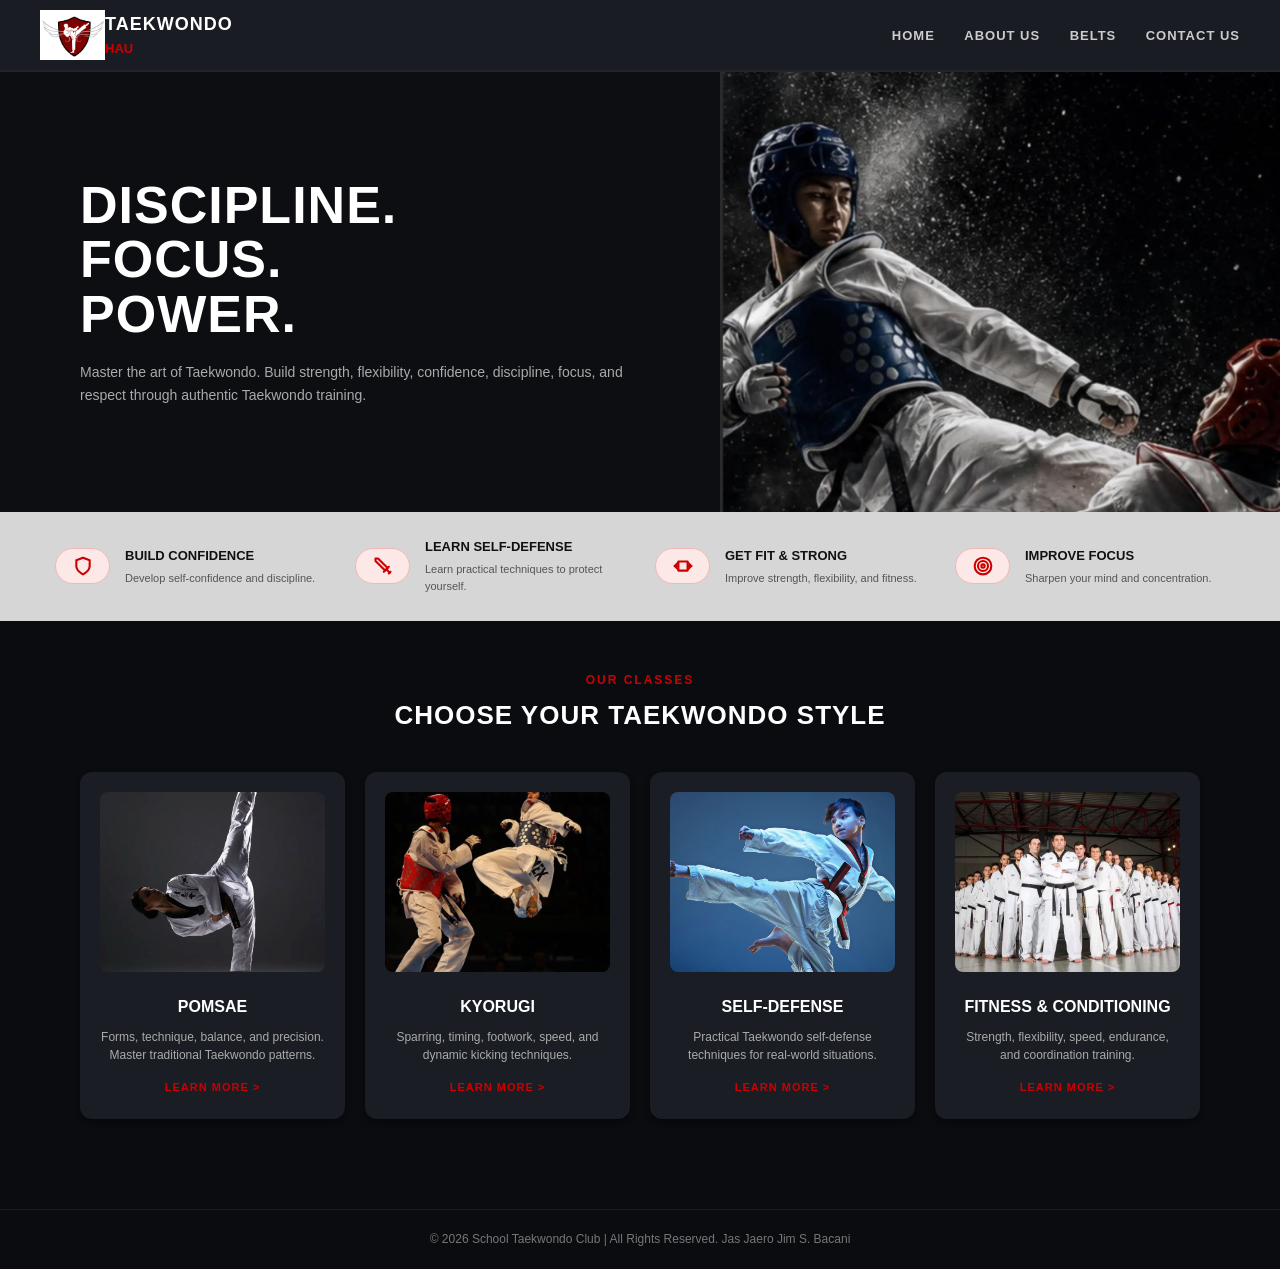
<file: index.html>
<!DOCTYPE html>
<html lang="en">
<head>
    <meta charset="UTF-8">
    <meta name="viewport" content="width=device-width, initial-scale=1.0">
    <title>Taekwondo Club - Home</title>
    <link rel="stylesheet" href="style.css">
</head>
<body>

    <header>
    <div class="logo-container">
        <img src="img/logo.png" alt="Taekwondo Logo" class="logo">
    </div>
    <div class="nav-bar">
        <div class="header-title">
            <h1>TAEKWONDO</h1>
            <span>HAU</span>
        </div>
        <nav>
            <a href="index.html">HOME</a>
            <a href="about.html">ABOUT US</a>
            <a href="belts.html">BELTS</a>
            <a href="contact.html">CONTACT US</a>
        </nav>
    </div>
</header>

    <main class="home-main">
        <section class="hero-section">
            <div class="hero-text">
                <h2>DISCIPLINE.<br>FOCUS.<br>POWER.</h2>
                <p>Master the art of Taekwondo. Build strength, flexibility, confidence, discipline, focus, and respect through authentic Taekwondo training.</p>
            </div>
            <div class="hero-image">
                <img src="img/HERO3.png" alt="Taekwondo Fighter">
            </div>
        </section>

        <section class="features-bar">
            <div class="feature-item">
                <div class="feature-badge">
                    <svg width="20" height="20" viewBox="0 0 24 24" fill="none" stroke="#cc0000" stroke-width="2.5" stroke-linecap="round" stroke-linejoin="round"><path d="M12 22s8-4 8-10V5l-8-3-8 3v7c0 6 8 10 8 10z"></path></svg>
                </div>
                <div class="feature-content">
                    <strong>BUILD CONFIDENCE</strong>
                    <p>Develop self-confidence and discipline.</p>
                </div>
            </div>
            <div class="feature-item">
                <div class="feature-badge">
                    <svg width="20" height="20" viewBox="0 0 24 24" fill="none" stroke="#cc0000" stroke-width="2.5" stroke-linecap="round" stroke-linejoin="round"><path d="M14.5 17.5L3 6V3h3l11.5 11.5"></path><path d="M13 19l6-6"></path><path d="M16 16l4 4"></path><path d="M19 21l2-2"></path></svg>
                </div>
                <div class="feature-content">
                    <strong>LEARN SELF-DEFENSE</strong>
                    <p>Learn practical techniques to protect yourself.</p>
                </div>
            </div>
            <div class="feature-item">
                <div class="feature-badge">
                    <svg width="20" height="20" viewBox="0 0 24 24" fill="none" stroke="#cc0000" stroke-width="2.5" stroke-linecap="round" stroke-linejoin="round"><path d="M6.5 6.5h11v11h-11z"></path><path d="M2 12h4"></path><path d="M18 12h4"></path><path d="M6 8L2 12l4 4"></path><path d="M18 8l4 4-4 4"></path></svg>
                </div>
                <div class="feature-content">
                    <strong>GET FIT & STRONG</strong>
                    <p>Improve strength, flexibility, and fitness.</p>
                </div>
            </div>
            <div class="feature-item">
                <div class="feature-badge">
                    <svg width="20" height="20" viewBox="0 0 24 24" fill="none" stroke="#cc0000" stroke-width="2.5" stroke-linecap="round" stroke-linejoin="round"><circle cx="12" cy="12" r="10"></circle><circle cx="12" cy="12" r="6"></circle><circle cx="12" cy="12" r="2"></circle></svg>
                </div>
                <div class="feature-content">
                    <strong>IMPROVE FOCUS</strong>
                    <p>Sharpen your mind and concentration.</p>
                </div>
            </div>
        </section>

        <section class="classes-section">
            <p class="subtitle">OUR CLASSES</p>
            <h2>CHOOSE YOUR TAEKWONDO STYLE</h2>
            
            <div class="grid-container">
                <div class="card">
                    <img src="img/pomsae.jpg" alt="Pomsae">
                    <h3>POMSAE</h3>
                    <p>Forms, technique, balance, and precision. Master traditional Taekwondo patterns.</p>
                    <a href="taekwondostyle.html">LEARN MORE &gt;</a>
                </div>

                <div class="card">
                    <img src="img/kyorugi.jpg" alt="Kyorugi">
                    <h3>KYORUGI</h3>
                    <p>Sparring, timing, footwork, speed, and dynamic kicking techniques.</p>
                    <a href="taekwondostyle.html">LEARN MORE &gt;</a>
                </div>

                <div class="card">
                    <img src="img/self defense.jpg" alt="Self Defense">
                    <h3>SELF-DEFENSE</h3>
                    <p>Practical Taekwondo self-defense techniques for real-world situations.</p>
                    <a href="taekwondostyle.html">LEARN MORE &gt;</a>
                </div>

                <div class="card">
                    <img src="img/teams.jpg" alt="Fitness">
                    <h3>FITNESS & CONDITIONING</h3>
                    <p>Strength, flexibility, speed, endurance, and coordination training.</p>
                    <a href="taekwondostyle.html">LEARN MORE &gt;</a>
                </div>
            </div>
        </section>
    </main>

    <footer>
        <p>&copy; 2026 School Taekwondo Club | All Rights Reserved. Jas Jaero Jim S. Bacani</p>
    </footer>

</body>
</html>
</file>
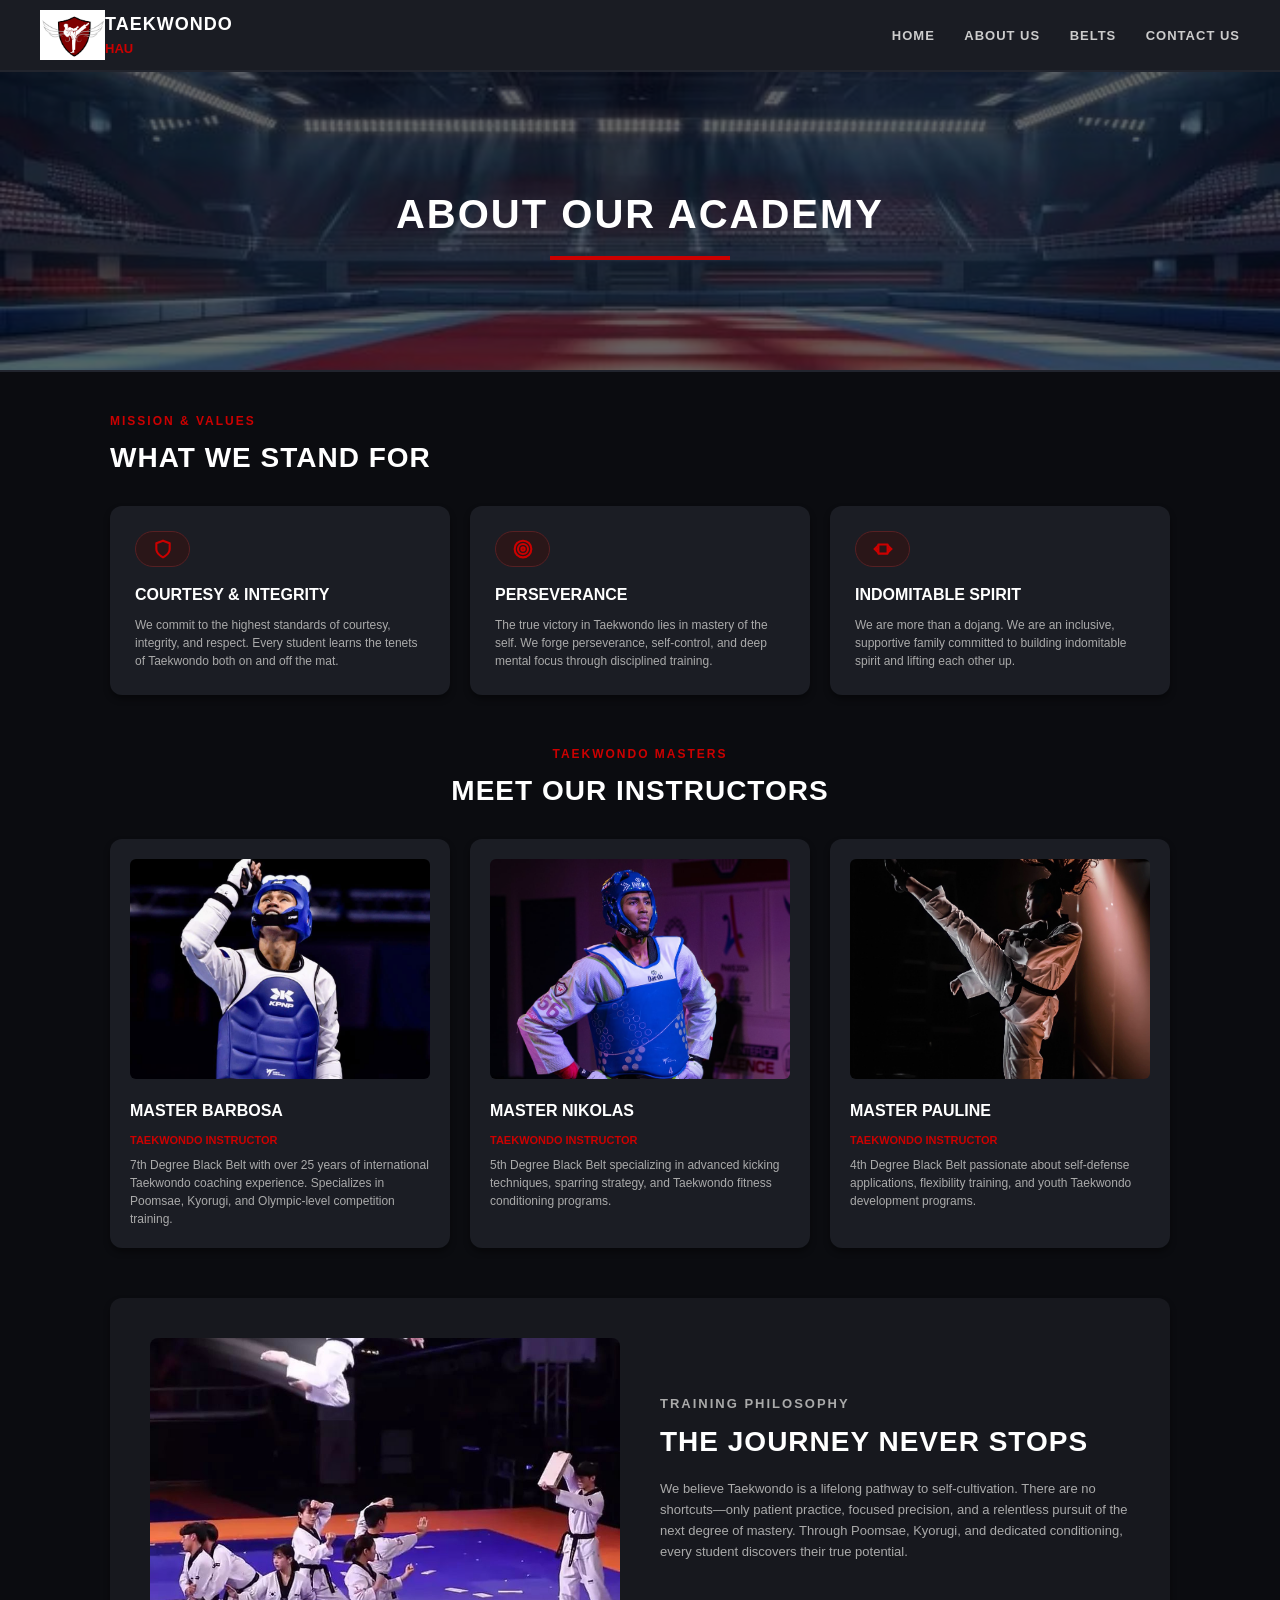
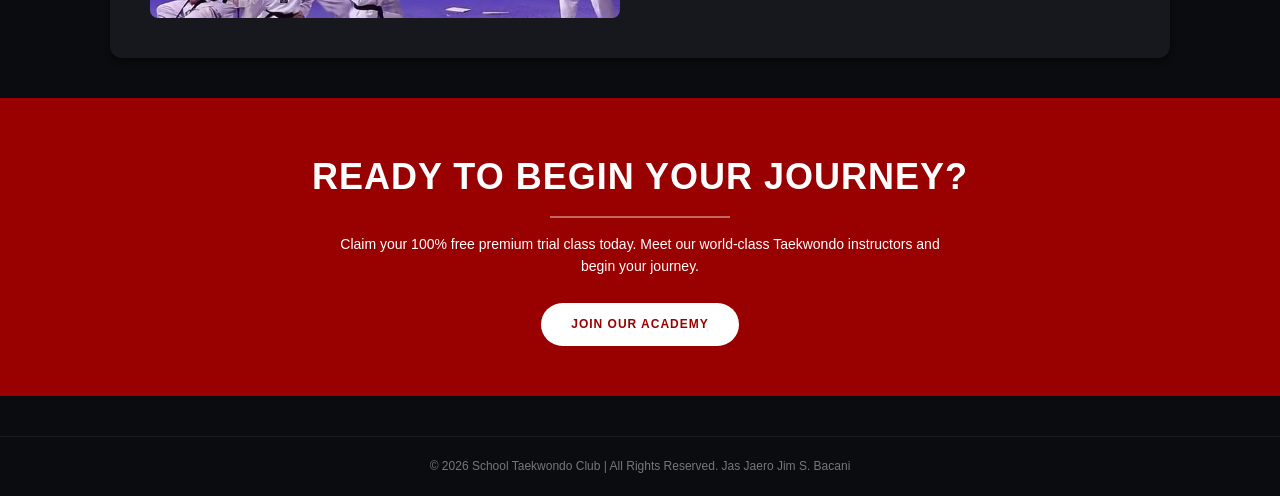
<file: about.html>
<!DOCTYPE html>
<html lang="en">
<head>
    <meta charset="UTF-8">
    <meta name="viewport" content="width=device-width, initial-scale=1.0">
    <title>Taekwondo Club - About Us</title>
    <link rel="stylesheet" href="style.css">
</head>
<body>

    <header>
    <div class="logo-container">
        <img src="img/logo.png" alt="Taekwondo Logo" class="logo">
    </div>
    <div class="nav-bar">
        <div class="header-title">
            <h1>TAEKWONDO</h1>
            <span>HAU</span>
        </div>
        <nav>
            <a href="index.html">HOME</a>
            <a href="about.html">ABOUT US</a>
            <a href="belts.html">BELTS</a>
            <a href="contact.html">CONTACT US</a>
        </nav>
    </div>
</header>

    <section class="about-hero">
        <img src="img/gym.jpg" alt="About Us Banner" class="about-hero-img">
        <div class="about-hero-overlay">
            <h2>ABOUT OUR ACADEMY</h2>
            <div class="red-line"></div>
        </div>
    </section>

    <main class="about-main">
        <section class="section-block">
            <p class="subtitle">MISSION & VALUES</p>
            <h2>WHAT WE STAND FOR</h2>

            <div class="grid-container">
                <div class="card value-card">
                    <div class="value-badge">
                        <svg width="20" height="20" viewBox="0 0 24 24" fill="none" stroke="#cc0000" stroke-width="2.5" stroke-linecap="round" stroke-linejoin="round"><path d="M12 22s8-4 8-10V5l-8-3-8 3v7c0 6 8 10 8 10z"></path></svg>
                    </div>
                    <h3>COURTESY & INTEGRITY</h3>
                    <p>We commit to the highest standards of courtesy, integrity, and respect. Every student learns the tenets of Taekwondo both on and off the mat.</p>
                </div>
                <div class="card value-card">
                    <div class="value-badge">
                        <svg width="20" height="20" viewBox="0 0 24 24" fill="none" stroke="#cc0000" stroke-width="2.5" stroke-linecap="round" stroke-linejoin="round"><circle cx="12" cy="12" r="10"></circle><circle cx="12" cy="12" r="6"></circle><circle cx="12" cy="12" r="2"></circle></svg>
                    </div>
                    <h3>PERSEVERANCE</h3>
                    <p>The true victory in Taekwondo lies in mastery of the self. We forge perseverance, self-control, and deep mental focus through disciplined training.</p>
                </div>
                <div class="card value-card">
                    <div class="value-badge">
                        <svg width="20" height="20" viewBox="0 0 24 24" fill="none" stroke="#cc0000" stroke-width="2.5" stroke-linecap="round" stroke-linejoin="round"><path d="M6.5 6.5h11v11h-11z"></path><path d="M2 12h4"></path><path d="M18 12h4"></path><path d="M6 8L2 12l4 4"></path><path d="M18 8l4 4-4 4"></path></svg>
                    </div>
                    <h3>INDOMITABLE SPIRIT</h3>
                    <p>We are more than a dojang. We are an inclusive, supportive family committed to building indomitable spirit and lifting each other up.</p>
                </div>
            </div>
        </section>

        <section class="section-block text-center">
            <p class="subtitle">TAEKWONDO MASTERS</p>
            <h2>MEET OUR INSTRUCTORS</h2>

            <div class="grid-container">
                <div class="card instructor-card">
                    <img src="img/kurt.png" alt="Master Barbosa">
                    <h3>MASTER BARBOSA</h3>
                    <p class="instructor-title">TAEKWONDO INSTRUCTOR</p>
                    <p>7th Degree Black Belt with over 25 years of international Taekwondo coaching experience. Specializes in Poomsae, Kyorugi, and Olympic-level competition training.</p>
                </div>

                <div class="card instructor-card">
                    <img src="img/CJ.png" alt="Master Nikolas">
                    <h3>MASTER NIKOLAS</h3>
                    <p class="instructor-title">TAEKWONDO INSTRUCTOR</p>
                    <p>5th Degree Black Belt specializing in advanced kicking techniques, sparring strategy, and Taekwondo fitness conditioning programs.</p>
                </div>

                <div class="card instructor-card">
                    <img src="img/pauline.png" alt="Master Pauline">
                    <h3>MASTER PAULINE</h3>
                    <p class="instructor-title">TAEKWONDO INSTRUCTOR</p>
                    <p>4th Degree Black Belt passionate about self-defense applications, flexibility training, and youth Taekwondo development programs.</p>
                </div>
            </div>
        </section>

        <section class="philosophy-section">
            <div class="philosophy-image">
                <img src="img/1.jpg" alt="Taekwondo Training">
            </div>
            <div class="philosophy-text">
                <p class="subtitle">TRAINING PHILOSOPHY</p>
                <h2>THE JOURNEY NEVER STOPS</h2>
                <p>We believe Taekwondo is a lifelong pathway to self-cultivation. There are no shortcuts—only patient practice, focused precision, and a relentless pursuit of the next degree of mastery. Through Poomsae, Kyorugi, and dedicated conditioning, every student discovers their true potential.</p>
            </div>
        </section>
    </main>

    <section class="cta-banner">
        <h2>READY TO BEGIN YOUR JOURNEY?</h2>
        <div class="cta-line"></div>
        <p>Claim your 100% free premium trial class today. Meet our world-class Taekwondo instructors and begin your journey.</p>
        <a href="contact.html" class="cta-button">JOIN OUR ACADEMY</a>
    </section>

    <footer>
        <p>&copy; 2026 School Taekwondo Club | All Rights Reserved. Jas Jaero Jim S. Bacani</p>
    </footer>

</body>
</html>
</file>
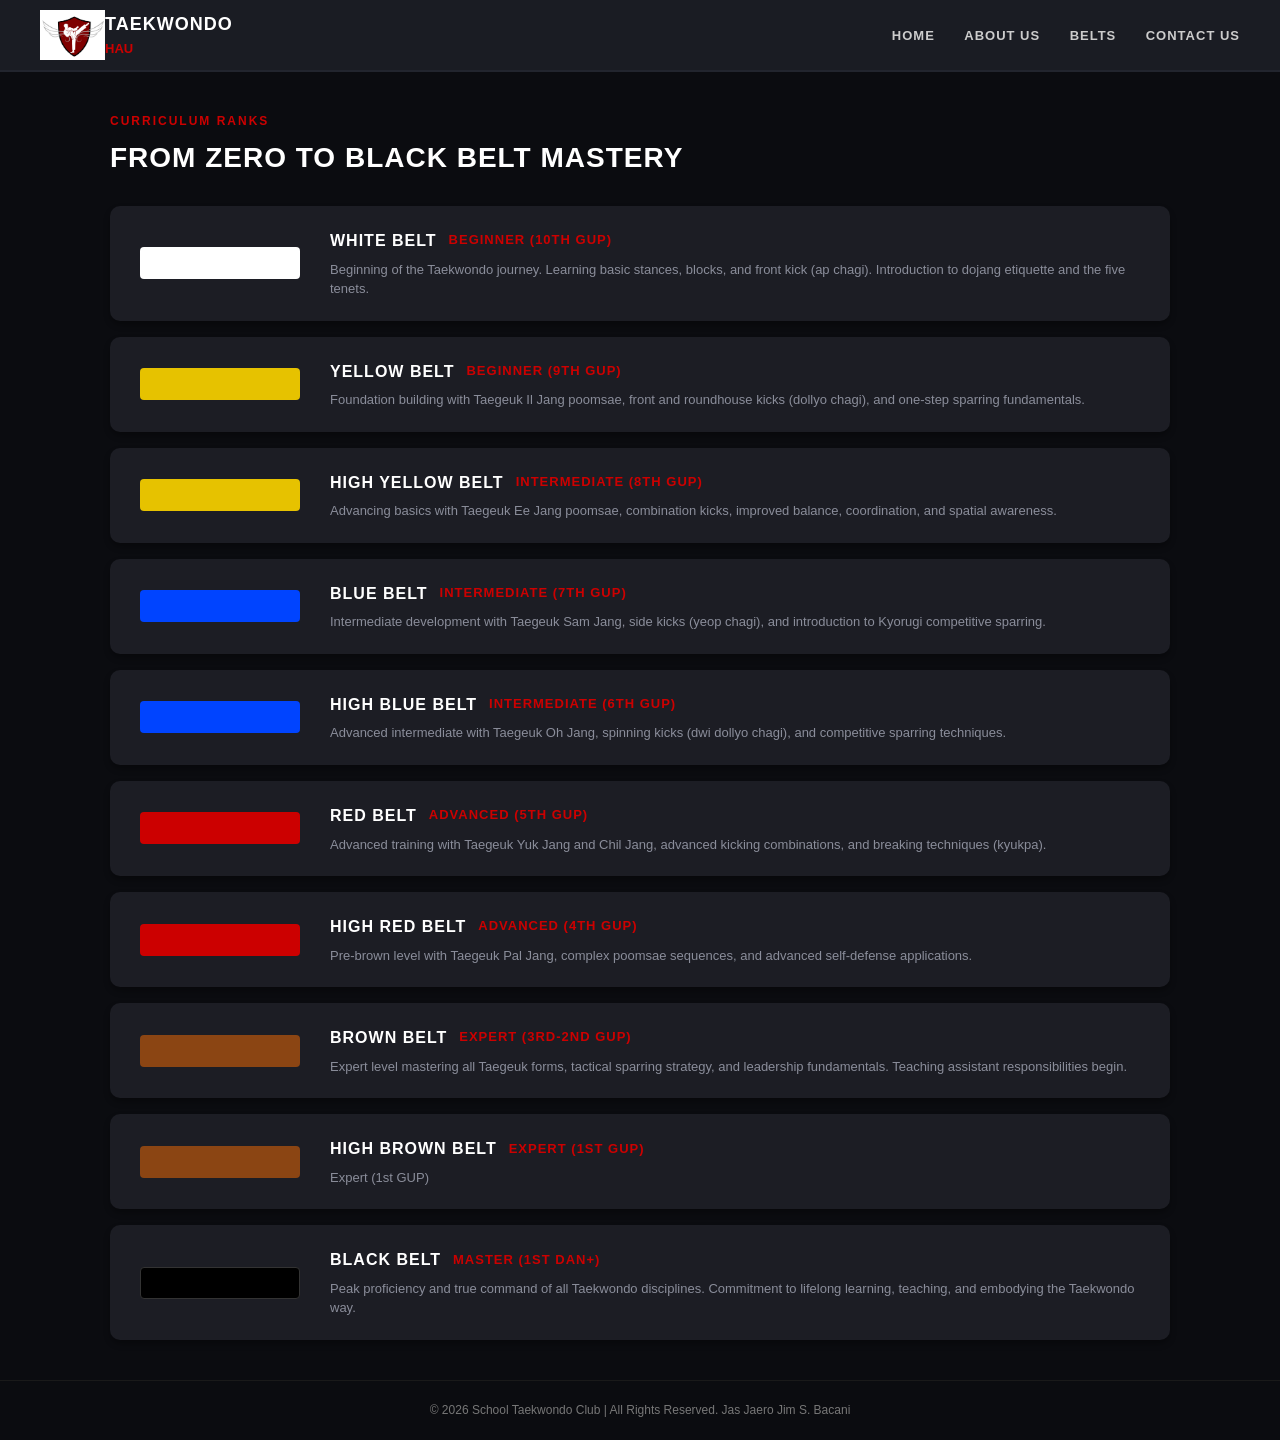
<file: belts.html>
<!DOCTYPE html>
<html lang="en">
<head>
    <meta charset="UTF-8">
    <meta name="viewport" content="width=device-width, initial-scale=1.0">
    <title>Taekwondo Club - Belts</title>
    <link rel="stylesheet" href="style.css">
</head>
<body>

    <header>
    <div class="logo-container">
        <img src="img/logo.png" alt="Taekwondo Logo" class="logo">
    </div>
    <div class="nav-bar">
        <div class="header-title">
            <h1>TAEKWONDO</h1>
            <span>HAU</span>
        </div>
        <nav>
            <a href="index.html">HOME</a>
            <a href="about.html">ABOUT US</a>
            <a href="belts.html">BELTS</a>
            <a href="contact.html">CONTACT US</a>
        </nav>
    </div>
</header>

    <main class="belts-main">
        <p class="subtitle">CURRICULUM RANKS</p>
        <h2>FROM ZERO TO BLACK BELT MASTERY</h2>

        <div class="belt-card">
            <div class="belt-color-box" style="background-color: #ffffff;"></div>
            <div class="belt-info">
                <h3>WHITE BELT <span class="rank-tag">BEGINNER (10TH GUP)</span></h3>
                <p>Beginning of the Taekwondo journey. Learning basic stances, blocks, and front kick (ap chagi). Introduction to dojang etiquette and the five tenets.</p>
            </div>
        </div>

        <div class="belt-card">
            <div class="belt-color-box" style="background-color: #e6c200;"></div>
            <div class="belt-info">
                <h3>YELLOW BELT <span class="rank-tag">BEGINNER (9TH GUP)</span></h3>
                <p>Foundation building with Taegeuk Il Jang poomsae, front and roundhouse kicks (dollyo chagi), and one-step sparring fundamentals.</p>
            </div>
        </div>

        <div class="belt-card">
            <div class="belt-color-box" style="background-color: #e6c200;"></div>
            <div class="belt-info">
                <h3>HIGH YELLOW BELT <span class="rank-tag">INTERMEDIATE (8TH GUP)</span></h3>
                <p>Advancing basics with Taegeuk Ee Jang poomsae, combination kicks, improved balance, coordination, and spatial awareness.</p>
            </div>
        </div>

        <div class="belt-card">
            <div class="belt-color-box" style="background-color: #0044ff;"></div>
            <div class="belt-info">
                <h3>BLUE BELT <span class="rank-tag">INTERMEDIATE (7TH GUP)</span></h3>
                <p>Intermediate development with Taegeuk Sam Jang, side kicks (yeop chagi), and introduction to Kyorugi competitive sparring.</p>
            </div>
        </div>

        <div class="belt-card">
            <div class="belt-color-box" style="background-color: #0044ff;"></div>
            <div class="belt-info">
                <h3>HIGH BLUE BELT <span class="rank-tag">INTERMEDIATE (6TH GUP)</span></h3>
                <p>Advanced intermediate with Taegeuk Oh Jang, spinning kicks (dwi dollyo chagi), and competitive sparring techniques.</p>
            </div>
        </div>

        <div class="belt-card">
            <div class="belt-color-box" style="background-color: #cc0000;"></div>
            <div class="belt-info">
                <h3>RED BELT <span class="rank-tag">ADVANCED (5TH GUP)</span></h3>
                <p>Advanced training with Taegeuk Yuk Jang and Chil Jang, advanced kicking combinations, and breaking techniques (kyukpa).</p>
            </div>
        </div>

        <div class="belt-card">
            <div class="belt-color-box" style="background-color: #cc0000;"></div>
            <div class="belt-info">
                <h3>HIGH RED BELT <span class="rank-tag">ADVANCED (4TH GUP)</span></h3>
                <p>Pre-brown level with Taegeuk Pal Jang, complex poomsae sequences, and advanced self-defense applications.</p>
            </div>
        </div>

        <div class="belt-card">
            <div class="belt-color-box" style="background-color: #8b4513;"></div>
            <div class="belt-info">
                <h3>BROWN BELT <span class="rank-tag">EXPERT (3RD-2ND GUP)</span></h3>
                <p>Expert level mastering all Taegeuk forms, tactical sparring strategy, and leadership fundamentals. Teaching assistant responsibilities begin.</p>
            </div>
        </div>

        <div class="belt-card">
            <div class="belt-color-box" style="background-color: #8b4513;"></div>
            <div class="belt-info">
                <h3>HIGH BROWN BELT <span class="rank-tag">EXPERT (1ST GUP)</span></h3>
                <p>Expert (1st GUP)</p>
            </div>
        </div>

        <div class="belt-card">
            <div class="belt-color-box" style="background-color: #000000; border: 1px solid #333;"></div>
            <div class="belt-info">
                <h3>BLACK BELT <span class="rank-tag">MASTER (1ST DAN+)</span></h3>
                <p>Peak proficiency and true command of all Taekwondo disciplines. Commitment to lifelong learning, teaching, and embodying the Taekwondo way.</p>
            </div>
        </div>
    </main>

    <footer>
        <p>&copy; 2026 School Taekwondo Club | All Rights Reserved. Jas Jaero Jim S. Bacani</p>
    </footer>

</body>
</html>
</file>
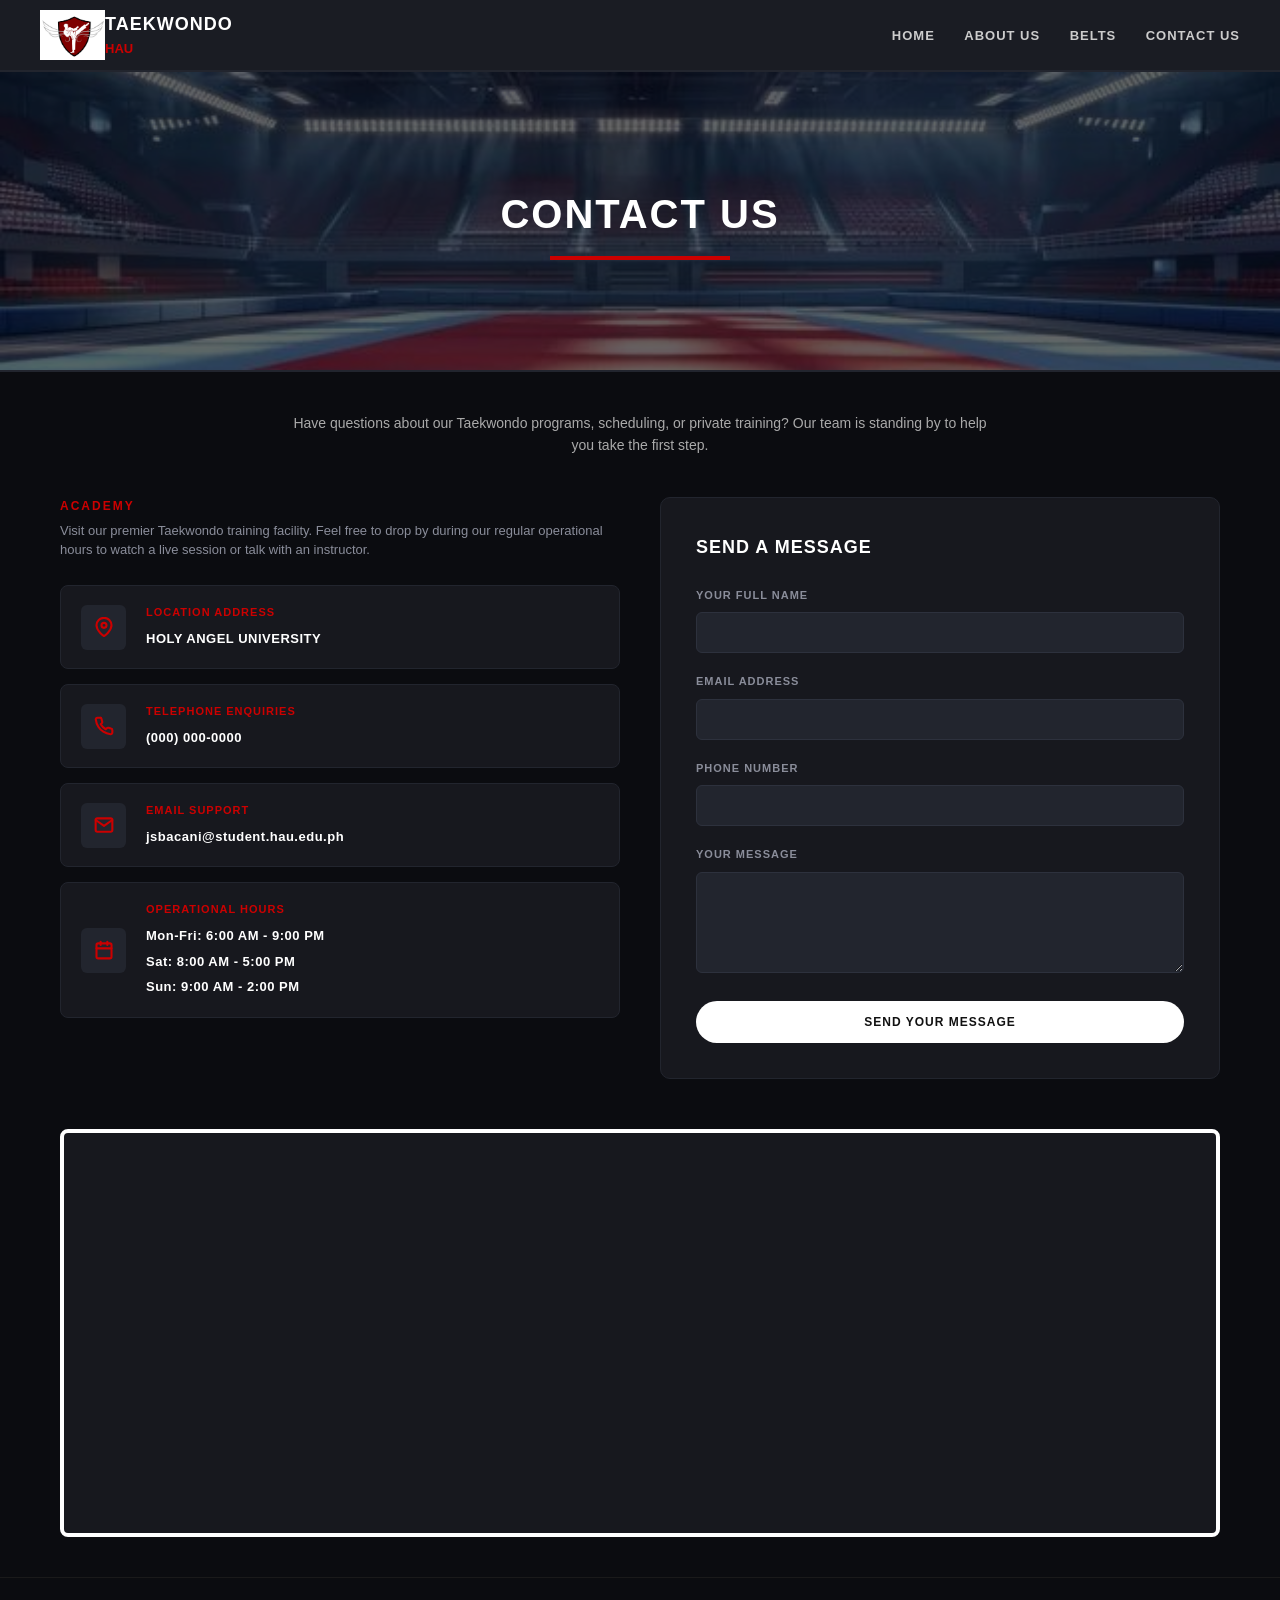
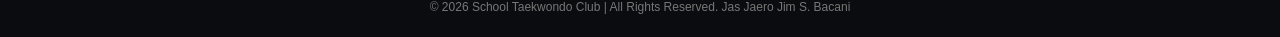
<file: contact.html>
<!DOCTYPE html>
<html lang="en">
<head>
    <meta charset="UTF-8">
    <meta name="viewport" content="width=device-width, initial-scale=1.0">
    <title>Taekwondo Club - Contact Us</title>
    <link rel="stylesheet" href="style.css">
</head>
<body>

    <header>
    <div class="logo-container">
        <img src="img/logo.png" alt="Taekwondo Logo" class="logo">
    </div>
    <div class="nav-bar">
        <div class="header-title">
            <h1>TAEKWONDO</h1>
            <span>HAU</span>
        </div>
        <nav>
            <a href="index.html">HOME</a>
            <a href="about.html">ABOUT US</a>
            <a href="belts.html">BELTS</a>
            <a href="contact.html">CONTACT US</a>
        </nav>
    </div>
</header>
    
    <div class="about-hero">
        <img src="img/gym.jpg" alt="Taekwondo Arena" class="about-hero-img">
        <div class="about-hero-overlay">
            <h2>CONTACT US</h2>
            <div class="red-line"></div>
        </div>
    </div>

    <main class="contact-main">
        <div class="contact-intro">
            <p>Have questions about our Taekwondo programs, scheduling, or private training? Our team is standing by to help you take the first step.</p>
        </div>

        <div class="contact-grid">
            <div class="contact-info-column">
                <div class="academy-header">
                    <p class="subtitle">ACADEMY</p>
                    <p class="academy-desc">Visit our premier Taekwondo training facility. Feel free to drop by during our regular operational hours to watch a live session or talk with an instructor.</p>
                </div>

                <div class="info-card">
                    <div class="info-icon">
                        <svg width="20" height="20" viewBox="0 0 24 24" fill="none" stroke="#cc0000" stroke-width="2.5" stroke-linecap="round" stroke-linejoin="round"><path d="M21 10c0 7-9 13-9 13s-9-6-9-13a9 9 0 0 1 18 0z"></path><circle cx="12" cy="10" r="3"></circle></svg>
                    </div>
                    <div class="info-text">
                        <span class="info-label">LOCATION ADDRESS</span>
                        <strong>HOLY ANGEL UNIVERSITY</strong>
                    </div>
                </div>

                <div class="info-card">
                    <div class="info-icon">
                        <svg width="20" height="20" viewBox="0 0 24 24" fill="none" stroke="#cc0000" stroke-width="2.5" stroke-linecap="round" stroke-linejoin="round"><path d="M22 16.92v3a2 2 0 0 1-2.18 2 19.79 19.79 0 0 1-8.63-3.07 19.5 19.5 0 0 1-6-6 19.79 19.79 0 0 1-3.07-8.67A2 2 0 0 1 4.11 2h3a2 2 0 0 1 2 1.72 12.84 12.84 0 0 0 .7 2.81 2 2 0 0 1-.45 2.11L8.09 9.91a16 16 0 0 0 6 6l1.27-1.27a2 2 0 0 1 2.11-.45 12.84 12.84 0 0 0 2.81.7A2 2 0 0 1 22 16.92z"></path></svg>
                    </div>
                    <div class="info-text">
                        <span class="info-label">TELEPHONE ENQUIRIES</span>
                        <strong>(000) 000-0000</strong>
                    </div>
                </div>

                <div class="info-card">
                    <div class="info-icon">
                        <svg width="20" height="20" viewBox="0 0 24 24" fill="none" stroke="#cc0000" stroke-width="2.5" stroke-linecap="round" stroke-linejoin="round"><path d="M4 4h16c1.1 0 2 .9 2 2v12c0 1.1-.9 2-2 2H4c-1.1 0-2-.9-2-2V6c0-1.1.9-2 2-2z"></path><polyline points="22,6 12,13 2,6"></polyline></svg>
                    </div>
                    <div class="info-text">
                        <span class="info-label">EMAIL SUPPORT</span>
                        <strong>jsbacani@student.hau.edu.ph</strong>
                    </div>
                </div>

                <div class="info-card">
                    <div class="info-icon">
                        <svg width="20" height="20" viewBox="0 0 24 24" fill="none" stroke="#cc0000" stroke-width="2.5" stroke-linecap="round" stroke-linejoin="round"><rect x="3" y="4" width="18" height="18" rx="2" ry="2"></rect><line x1="16" y1="2" x2="16" y2="6"></line><line x1="8" y1="2" x2="8" y2="6"></line><line x1="3" y1="10" x2="21" y2="10"></line></svg>
                    </div>
                    <div class="info-text">
                        <span class="info-label">OPERATIONAL HOURS</span>
                        <strong>Mon-Fri: 6:00 AM - 9:00 PM<br>Sat: 8:00 AM - 5:00 PM<br>Sun: 9:00 AM - 2:00 PM</strong>
                    </div>
                </div>
            </div>

            <div class="contact-form-column">
                <div class="contact-form-box">
                    <h3>SEND A MESSAGE</h3>
                    <form action="#" method="POST">
                        <label>YOUR FULL NAME</label>
                        <input type="text" name="name" required>

                        <label>EMAIL ADDRESS</label>
                        <input type="email" name="email" required>

                        <label>PHONE NUMBER</label>
                        <input type="tel" name="phone">

                        <label>YOUR MESSAGE</label>
                        <textarea name="message" rows="5" required></textarea>

                        <button type="submit" class="submit-btn">SEND YOUR MESSAGE</button>
                    </form>
                </div>
            </div>
        </div>

        <div class="map-section">
            <div class="map-container">
                <iframe 
                    src="https://www.google.com/maps/embed?pb=!1m18!1m12!1m3!1d3855.33596778151!2d120.5901505!3d15.132845!2m3!1f0!2f0!3f0!3m2!1i1024!2i768!4f13.1!3m3!1m2!1s0x3396f2a7bc7561fb%3A0x582ae8abfaaae228!2sHoly%20Angel%20University!5e0!3m2!1sen!2sph!4v1650000000000!5m2!1sen!2sph" 
                    width="100%" 
                    height="400" 
                    style="border:0;" 
                    allowfullscreen="" 
                    loading="lazy" 
                    referrerpolicy="no-referrer-when-downgrade">
                </iframe>
            </div>
        </div>
    </main>

    <footer>
        <p>&copy; 2026 School Taekwondo Club | All Rights Reserved. Jas Jaero Jim S. Bacani</p>
    </footer>

</body>
</html>
</file>
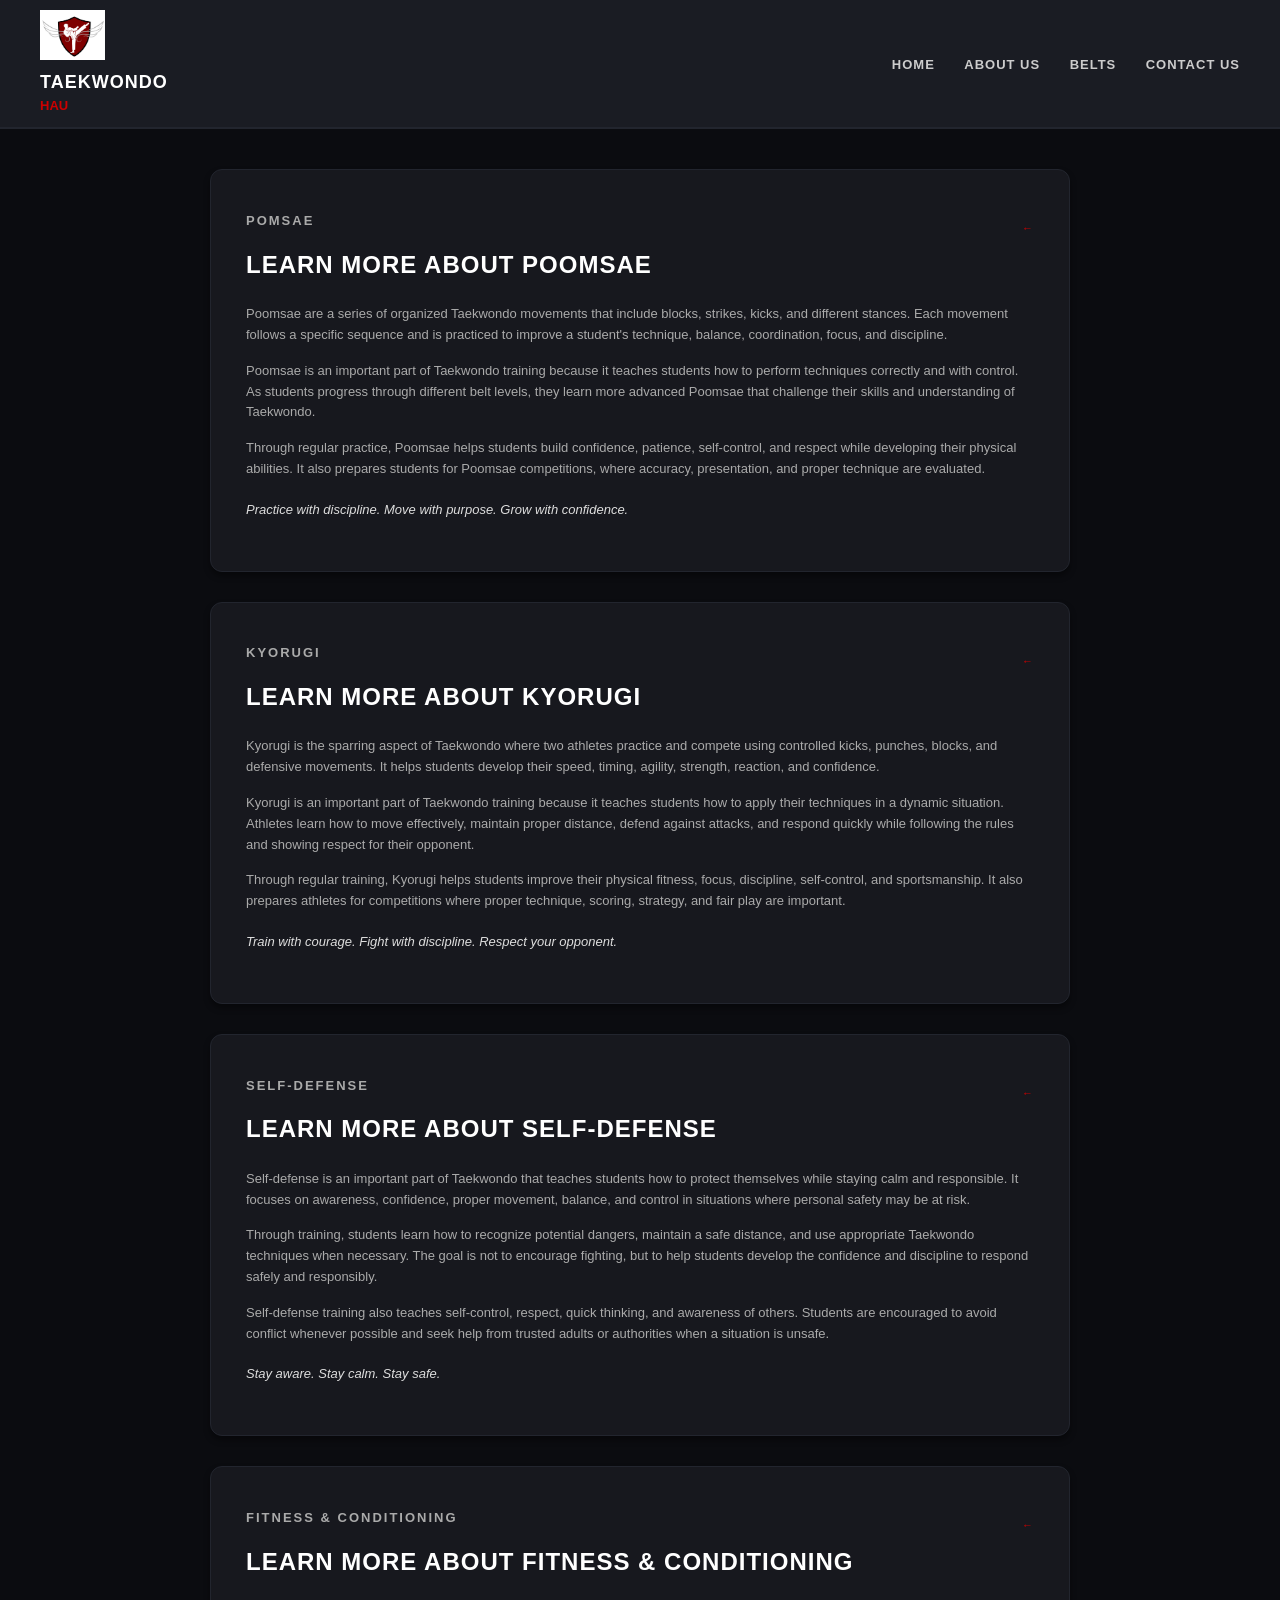
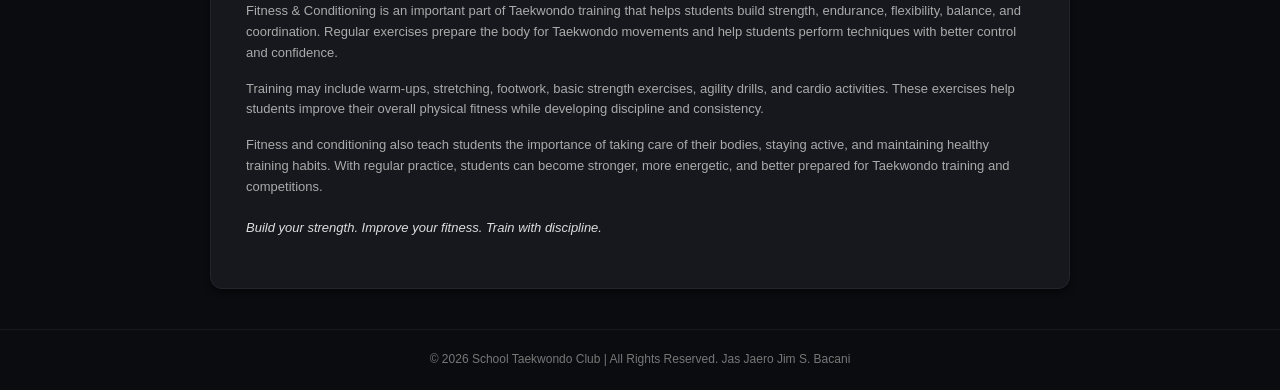
<file: taekwondostyle.html>
<!DOCTYPE html>
<html lang="en">
<head>
    <meta charset="UTF-8">
    <meta name="viewport" content="width=device-width, initial-scale=1.0">
    <title>Taekwondo Club - Class Details</title>
    <link rel="stylesheet" href="style.css">
</head>
<body>

    <header>
        <div class="header-left">
            <img src="img/logo.png" alt="Taekwondo Logo" class="logo">
            <div class="header-title">
                <h1>TAEKWONDO</h1>
                <span>HAU</span>
            </div>
        </div>
        <nav>
            <a href="index.html">HOME</a>
            <a href="about.html">ABOUT US</a>
            <a href="belts.html">BELTS</a>
            <a href="contact.html">CONTACT US</a>
        </nav>
    </header>

    <main class="style-main">
        <div class="style-container">
            <div class="card style-card">
                <div class="card-top-row">
                    <p class="subtitle">POMSAE</p>
                    <a href="index.html" class="back-arrow">&larr;</a>
                </div>
                <h2>Learn More About Poomsae</h2>
                <p>Poomsae are a series of organized Taekwondo movements that include blocks, strikes, kicks, and different stances. Each movement follows a specific sequence and is practiced to improve a student's technique, balance, coordination, focus, and discipline.</p>
                <p>Poomsae is an important part of Taekwondo training because it teaches students how to perform techniques correctly and with control. As students progress through different belt levels, they learn more advanced Poomsae that challenge their skills and understanding of Taekwondo.</p>
                <p>Through regular practice, Poomsae helps students build confidence, patience, self-control, and respect while developing their physical abilities. It also prepares students for Poomsae competitions, where accuracy, presentation, and proper technique are evaluated.</p>
                <p class="quote-text"><em>Practice with discipline. Move with purpose. Grow with confidence.</em></p>
            </div>
            <div class="card style-card">
                <div class="card-top-row">
                    <p class="subtitle">KYORUGI</p>
                    <a href="index.html" class="back-arrow">&larr;</a>
                </div>
                <h2>Learn More About Kyorugi</h2>
                <p>Kyorugi is the sparring aspect of Taekwondo where two athletes practice and compete using controlled kicks, punches, blocks, and defensive movements. It helps students develop their speed, timing, agility, strength, reaction, and confidence.</p>
                <p>Kyorugi is an important part of Taekwondo training because it teaches students how to apply their techniques in a dynamic situation. Athletes learn how to move effectively, maintain proper distance, defend against attacks, and respond quickly while following the rules and showing respect for their opponent.</p>
                <p>Through regular training, Kyorugi helps students improve their physical fitness, focus, discipline, self-control, and sportsmanship. It also prepares athletes for competitions where proper technique, scoring, strategy, and fair play are important.</p>
                <p class="quote-text"><em>Train with courage. Fight with discipline. Respect your opponent.</em></p>
            </div>
            <div class="card style-card">
                <div class="card-top-row">
                    <p class="subtitle">SELF-DEFENSE</p>
                    <a href="index.html" class="back-arrow">&larr;</a>
                </div>
                <h2>Learn More About Self-Defense</h2>
                <p>Self-defense is an important part of Taekwondo that teaches students how to protect themselves while staying calm and responsible. It focuses on awareness, confidence, proper movement, balance, and control in situations where personal safety may be at risk.</p>
                <p>Through training, students learn how to recognize potential dangers, maintain a safe distance, and use appropriate Taekwondo techniques when necessary. The goal is not to encourage fighting, but to help students develop the confidence and discipline to respond safely and responsibly.</p>
                <p>Self-defense training also teaches self-control, respect, quick thinking, and awareness of others. Students are encouraged to avoid conflict whenever possible and seek help from trusted adults or authorities when a situation is unsafe.</p>
                <p class="quote-text"><em>Stay aware. Stay calm. Stay safe.</em></p>
            </div>
            <div class="card style-card">
                <div class="card-top-row">
                    <p class="subtitle">FITNESS & CONDITIONING</p>
                    <a href="index.html" class="back-arrow">&larr;</a>
                </div>
                <h2>Learn More About Fitness & Conditioning</h2>
                <p>Fitness & Conditioning is an important part of Taekwondo training that helps students build strength, endurance, flexibility, balance, and coordination. Regular exercises prepare the body for Taekwondo movements and help students perform techniques with better control and confidence.</p>
                <p>Training may include warm-ups, stretching, footwork, basic strength exercises, agility drills, and cardio activities. These exercises help students improve their overall physical fitness while developing discipline and consistency.</p>
                <p>Fitness and conditioning also teach students the importance of taking care of their bodies, staying active, and maintaining healthy training habits. With regular practice, students can become stronger, more energetic, and better prepared for Taekwondo training and competitions.</p>
                <p class="quote-text"><em>Build your strength. Improve your fitness. Train with discipline.</em></p>
            </div>

        </div>
    </main>

    <footer>
        <p>&copy; 2026 School Taekwondo Club | All Rights Reserved. Jas Jaero Jim S. Bacani</p>
    </footer>

</body>
</html>
</file>
<file: style.css>
* {
    box-sizing: border-box;
    margin: 0;
    padding: 0;
}

body {
    font-family: 'Arial', sans-serif;
    background-color: #0b0c10;
    color: #ffffff;
    line-height: 1.6;
}

/*DESKTOP & LAPTOP*/
header {
    background-color: #1a1c23;
    display: flex;
    align-items: center;
    justify-content: space-between;
    padding: 10px 40px;
    border-bottom: 2px solid #22252e;
}

.logo-container {
    display: flex;
    align-items: center;
    gap: 15px;
}

.logo {
    width: 65px;
    height: auto;
}

.nav-bar {
    display: flex;
    align-items: center;
    justify-content: space-between;
    width: 100%;
}

.header-title h1 {
    font-size: 18px;
    color: #ffffff;
    letter-spacing: 1px;
}

.header-title span {
    color: #cc0000;
    font-size: 13px;
    font-weight: bold;
    display: block;
}

nav a {
    color: #cccccc;
    text-decoration: none;
    margin-left: 25px;
    font-weight: bold;
    font-size: 13px;
    letter-spacing: 1px;
    transition: color 0.3s;
}

nav a:hover {
    color: #cc0000;
}

.subtitle {
    color: #cc0000;
    font-size: 12px;
    font-weight: bold;
    letter-spacing: 2px;
    margin-bottom: 5px;
    text-transform: uppercase;
}

h2 {
    font-size: 28px;
    font-weight: 800;
    letter-spacing: 1px;
    text-transform: uppercase;
    margin-bottom: 25px;
}

.text-center {
    text-align: center;
}

.home-main {
    max-width: 100%;
    margin: 0 auto;
}

.hero-section {
    display: flex;
    align-items: center;
    background-color: #0d0e12;
    padding: 0;
}

.hero-text {
    flex: 1;
    padding: 60px 80px;
}

.hero-text h2 {
    font-size: 52px;
    font-weight: 900;
    line-height: 1.05;
    margin-bottom: 20px;
    letter-spacing: 1px;
}

.hero-text p {
    font-size: 14px;
    color: #aaaaaa;
    max-width: 600px;
    line-height: 1.6;
}

.hero-image {
    flex: 1;
    display: block;
}

.hero-image img {
    width: 100%;
    height: 440px;
    object-fit: cover;
    display: block;
    border-radius: 0;
}

.features-bar {
    background-color: #d6d6d6;
    color: #111111;
    display: flex;
    justify-content: space-around;
    align-items: center;
    padding: 25px 40px;
}

.feature-item {
    flex: 1;
    display: flex;
    align-items: center;
    gap: 15px;
    padding: 0 15px;
}

.feature-badge {
    width: 55px;
    height: 36px;
    background-color: #fce8e6;
    border: 1px solid #f2b8b5;
    border-radius: 18px;
    display: flex;
    align-items: center;
    justify-content: center;
    flex-shrink: 0;
}

.feature-content {
    display: flex;
    flex-direction: column;
}

.feature-item strong {
    display: block;
    font-size: 13px;
    font-weight: 800;
    margin-bottom: 3px;
    color: #111111;
}

.feature-item p {
    font-size: 11px;
    color: #555555;
    margin: 0;
}

.classes-section {
    padding: 50px 80px;
    text-align: center;
}

.classes-section h2 {
    font-size: 26px;
    font-weight: 800;
    letter-spacing: 1px;
    margin-bottom: 35px;
}

.grid-container {
    display: flex;
    gap: 20px;
    justify-content: center;
    flex-wrap: wrap;
    margin-top: 20px;
}

.card {
    background-color: #1b1d24;
    border-radius: 12px;
    padding: 20px;
    flex: 1;
    min-width: 240px;
    box-shadow: 0 4px 6px rgba(0, 0, 0, 0.4);
}

.card img {
    width: 100%;
    height: 180px;
    object-fit: cover;
    border-radius: 8px;
    margin-bottom: 15px;
}

.card h3 {
    font-size: 16px;
    color: #ffffff;
    margin-bottom: 8px;
}

.card p {
    font-size: 12px;
    color: #aaaaaa;
    line-height: 1.5;
}

.card a {
    display: inline-block;
    margin-top: 15px;
    color: #cc0000;
    text-decoration: none;
    font-weight: bold;
    font-size: 11px;
    letter-spacing: 1px;
}

.about-hero {
    position: relative;
    width: 100%;
    height: 300px;
    overflow: hidden;
    background-color: #17181e;
    display: flex;
    align-items: center;
    justify-content: center;
    border-bottom: 2px solid #22252e;
}

.about-hero-img {
    position: absolute;
    top: 0;
    left: 0;
    width: 100%;
    height: 100%;
    object-fit: cover;
    filter: brightness(0.4);
}

.about-hero-overlay {
    position: relative;
    z-index: 2;
    text-align: center;
}

.about-hero-overlay h2 {
    font-size: 40px;
    font-weight: 900;
    color: #ffffff;
    letter-spacing: 2px;
    margin: 0;
}

.red-line {
    width: 180px;
    height: 4px;
    background-color: #cc0000;
    margin: 10px auto 0 auto;
}

.about-main {
    max-width: 1100px;
    margin: 40px auto;
    padding: 0 20px;
}

.section-block {
    margin-bottom: 50px;
}

.value-card {
    text-align: left;
    padding: 25px;
}

.value-card .value-badge {
    width: 55px;
    height: 36px;
    background-color: #2a1618;
    border: 1px solid #572023;
    border-radius: 18px;
    display: flex;
    align-items: center;
    justify-content: center;
    margin-bottom: 15px;
}

.instructor-card {
    text-align: left;
}

.instructor-card img {
    width: 100%;
    height: 220px;
    object-fit: cover;
    border-radius: 6px;
    margin-bottom: 12px;
}

.instructor-title {
    color: #cc0000 !important;
    font-size: 11px !important;
    font-weight: bold;
    margin-bottom: 8px !important;
}

.philosophy-section {
    display: flex;
    align-items: center;
    gap: 40px;
    background-color: #17181e;
    padding: 40px;
    border-radius: 12px;
    box-shadow: 0 4px 6px rgba(0, 0, 0, 0.4);
    margin-top: 50px;
}

.philosophy-image {
    flex: 1;
}

.philosophy-image img {
    width: 100%;
    height: 280px;
    object-fit: cover;
    border-radius: 8px;
    display: block;
}

.philosophy-text {
    flex: 1;
}

.philosophy-text h2 {
    font-size: 28px;
    margin-bottom: 15px;
}

.philosophy-text p {
    color: #aaaaaa;
    font-size: 13px;
    line-height: 1.6;
}

.cta-banner {
    background-color: #990000;
    color: #ffffff;
    text-align: center;
    padding: 50px 20px;
}

.cta-banner h2 {
    font-size: 36px;
    font-weight: 900;
    letter-spacing: 1px;
    margin-bottom: 10px;
}

.cta-line {
    width: 180px;
    height: 2px;
    background-color: rgba(255, 255, 255, 0.4);
    margin: 0 auto 15px auto;
}

.cta-banner p {
    font-size: 14px;
    max-width: 600px;
    margin: 0 auto 25px auto;
}

.cta-button {
    display: inline-block;
    background-color: #ffffff;
    color: #990000;
    padding: 12px 30px;
    border-radius: 25px;
    text-decoration: none;
    font-weight: bold;
    font-size: 12px;
    letter-spacing: 1px;
    transition: 0.3s;
}

.cta-button:hover {
    background-color: #111111;
    color: #ffffff;
}

.belts-main {
    max-width: 1100px;
    margin: 40px auto;
    padding: 0 20px;
}

.belt-card {
    background-color: #1c1d24;
    padding: 22px 30px;
    margin-bottom: 16px;
    border-radius: 10px;
    display: flex;
    align-items: center;
    gap: 30px;
    box-shadow: 0 4px 6px rgba(0,0,0,0.3);
}

.belt-color-box {
    width: 160px;
    height: 32px;
    border-radius: 4px;
    flex-shrink: 0;
}

.belt-info h3 {
    font-size: 16px;
    font-weight: 800;
    letter-spacing: 1px;
    color: #ffffff;
    margin-bottom: 6px;
    display: flex;
    align-items: center;
    gap: 12px;
}

.rank-tag {
    color: #cc0000;
    font-size: 13px;
    font-weight: bold;
    letter-spacing: 1px;
}

.belt-info p {
    font-size: 13px;
    color: #8a8d9a;
    line-height: 1.5;
    margin: 0;
}

.contact-main {
    max-width: 1200px;
    margin: 40px auto;
    padding: 0 20px;
}

.contact-intro {
    text-align: center;
    margin-bottom: 40px;
}

.contact-intro p {
    color: #aaaaaa;
    font-size: 14px;
    max-width: 700px;
    margin: 0 auto;
}

.contact-grid {
    display: flex;
    gap: 40px;
    align-items: flex-start;
    margin-bottom: 50px;
}

.contact-info-column {
    flex: 1;
}

.academy-header {
    margin-bottom: 25px;
}

.academy-desc {
    color: #8a8d9a;
    font-size: 13px;
    margin-top: 5px;
    line-height: 1.5;
}

.info-card {
    background-color: #17181e;
    border: 1px solid #22252e;
    border-radius: 8px;
    padding: 18px 20px;
    margin-bottom: 15px;
    display: flex;
    align-items: center;
    gap: 20px;
}

.info-icon {
    width: 45px;
    height: 45px;
    background-color: #22252e;
    border-radius: 6px;
    display: flex;
    align-items: center;
    justify-content: center;
    flex-shrink: 0;
}

.info-text .info-label {
    display: block;
    color: #cc0000;
    font-size: 11px;
    font-weight: bold;
    letter-spacing: 1px;
    margin-bottom: 3px;
}

.info-text strong {
    color: #ffffff;
    font-size: 13px;
    font-weight: bold;
    letter-spacing: 0.5px;
}

.contact-form-column {
    flex: 1;
    width: 100%;
}

.contact-form-box {
    background-color: #17181e;
    border: 1px solid #22252e;
    padding: 35px;
    border-radius: 10px;
    width: 100%;
}

.contact-form-box h3 {
    font-size: 18px;
    font-weight: 800;
    letter-spacing: 1px;
    color: #ffffff;
    margin-bottom: 25px;
}

.contact-form-box label {
    display: block;
    font-size: 11px;
    font-weight: bold;
    color: #8a8d9a;
    letter-spacing: 1px;
    margin-bottom: 8px;
}

.contact-form-box input[type="text"],
.contact-form-box input[type="email"],
.contact-form-box input[type="tel"],
.contact-form-box textarea {
    width: 100%;
    background-color: #22252e;
    border: 1px solid #2d313d;
    border-radius: 6px;
    padding: 12px 15px;
    color: #ffffff;
    font-size: 13px;
    margin-bottom: 20px;
    outline: none;
    transition: border-color 0.3s;
}

.contact-form-box input:focus,
.contact-form-box textarea:focus {
    border-color: #cc0000;
}

.contact-form-box textarea {
    resize: vertical;
}

.submit-btn {
    background-color: #ffffff;
    color: #111111;
    font-weight: bold;
    font-size: 12px;
    letter-spacing: 1px;
    padding: 14px 25px;
    border: none;
    border-radius: 25px;
    cursor: pointer;
    display: block;
    width: 100%;
    transition: background-color 0.3s, color 0.3s;
}

.submit-btn:hover {
    background-color: #cc0000;
    color: #ffffff;
}

.map-section {
    margin-top: 40px;
}

.map-container {
    width: 100%;
    border: 4px solid #ffffff;
    border-radius: 8px;
    overflow: hidden;
    background-color: #17181e;
    line-height: 0;
}

.map-container iframe {
    width: 100%;
    height: 400px;
    display: block;
    border: none;
}

footer {
    text-align: center;
    padding: 20px;
    background-color: #0b0c10;
    color: #777777;
    font-size: 12px;
    border-top: 1px solid #1a1a1a;
    margin-top: 40px;
}

.style-main {
    max-width: 900px;
    margin: 40px auto;
    padding: 0 20px;
}

.style-container {
    display: flex;
    flex-direction: column;
    gap: 30px;
}

.style-card {
    background-color: #17181e;
    border: 1px solid #22252e;
    border-radius: 12px;
    padding: 35px;
    box-shadow: 0 4px 6px rgba(0, 0, 0, 0.4);
}

.card-top-row {
    display: flex;
    justify-content: space-between;
    align-items: center;
    margin-bottom: 8px;
}

.card-top-row .subtitle {
    margin-bottom: 0;
}

.back-arrow {
    color: #aaaaaa;
    text-decoration: none;
    font-size: 18px;
    font-weight: bold;
    transition: color 0.3s;
}

.back-arrow:hover {
    color: #cc0000;
}

.style-card h2 {
    font-size: 24px;
    color: #ffffff;
    margin-bottom: 20px;
    letter-spacing: 1px;
}

.style-card p {
    font-size: 13px;
    color: #aaaaaa;
    line-height: 1.6;
    margin-bottom: 15px;
}

.quote-text {
    margin-top: 20px;
    color: #dddddd !important;
}

/*TABLET VIEWPORT*/
@media (min-width: 768px) and (max-width: 1024px) {
    header {
        background-color: #1a1c23;
        display: flex;
        align-items: center;
        justify-content: space-between;
        padding: 10px 30px;
        border-bottom: 2px solid #22252e;
    }

    .logo-container {
        display: flex;
        align-items: center;
        gap: 12px;
    }

    .logo {
        width: 60px !important;
        height: auto;
    }

    .nav-bar {
        display: flex;
        align-items: center;
        justify-content: space-between;
        width: 100%;
    }

    .header-title h1 {
        font-size: 16px;
    }

    .header-title span {
        font-size: 12px;
    }

    nav {
        display: flex;
        gap: 15px;
    }

    nav a {
        margin-left: 15px;
        font-size: 12px;
    }

    .hero-section {
        flex-direction: row;
    }

    .hero-text {
        flex: 1;
        padding: 30px 20px;
    }

    .hero-text h2 {
        font-size: 36px;
        line-height: 1.1;
    }

    .hero-text p {
        font-size: 13px;
        max-width: 100%;
    }

    .hero-image {
        flex: 1;
        display: block;
    }

    .hero-image img {
        height: 300px;
    }

    .features-bar {
        display: grid;
        grid-template-columns: repeat(2, 1fr);
        gap: 20px;
        padding: 30px 20px;
    }

    .feature-item {
        width: 100%;
        padding: 0;
    }

    .classes-section .grid-container {
        display: grid;
        grid-template-columns: repeat(2, 1fr);
        gap: 20px;
    }

    .classes-section .card {
        width: 100%;
        min-width: unset;
    }

    .about-main .grid-container {
        display: grid;
        grid-template-columns: repeat(3, 1fr);
        gap: 15px;
    }

    .about-main .card, 
    .about-main .value-card, 
    .about-main .instructor-card {
        width: 100%;
        min-width: unset;
    }

    .belts-main {
        padding: 20px 30px;
    }

    .belt-card {
        padding: 18px 22px;
        gap: 20px;
    }

    .contact-main {
        padding: 20px 30px;
    }

    .contact-grid {
        flex-direction: row;
        gap: 25px;
    }

    .map-container iframe {
        height: 320px;
    }
}

/*MOBILE VIEWPORT*/
@media (max-width: 767px) {
    header {
        flex-direction: column;
        padding: 20px;
        text-align: center;
        background-color: #1a1c23;
        border-bottom: 2px solid #22252e;
    }

    .logo-container {
        flex-direction: column;
        align-items: center;
        gap: 10px;
        margin-bottom: 15px;
    }

    .logo {
        width: 80px;
    }

    .nav-bar {
        flex-direction: column;
        align-items: center;
    }

    .header-title h1 {
        font-size: 16px;
    }

    .header-title span {
        font-size: 12px;
    }

    nav {
        display: flex;
        flex-direction: column;
        width: 100%;
        gap: 0;
        margin-top: 5px;
    }

    nav a {
        display: block;
        margin: 0 auto;
        padding: 10px 0;
        width: 80%;
        border-bottom: 1px solid rgba(255, 255, 255, 0.2);
        font-size: 14px;
        letter-spacing: 2px;
    }

    nav a:last-child {
        border-bottom: none;
    }

    .hero-section {
        flex-direction: column;
    }

    .hero-text {
        padding: 40px 20px;
        text-align: left;
    }

    .hero-text h2 {
        font-size: 40px;
        line-height: 1.1;
    }

    .hero-image {
        display: none;
    }

    .features-bar {
        flex-direction: column;
        padding: 20px;
        gap: 20px;
    }

    .feature-item {
        width: 100%;
        padding: 0;
    }

    .classes-section, .about-main, .belts-main, .contact-main, .style-main {
        padding: 20px 15px;
        margin: 20px auto;
    }

    .grid-container {
        display: flex;
        flex-direction: column;
        align-items: stretch;
        gap: 15px;
    }

    .card {
        min-width: 100%;
        padding: 20px;
    }

    .philosophy-section {
        flex-direction: column;
        padding: 20px;
        gap: 20px;
    }

    .philosophy-image img {
        height: 220px;
    }

    .belt-card {
        flex-direction: column;
        align-items: flex-start;
        gap: 12px;
        padding: 18px;
    }

    .belt-color-box {
        width: 100%;
        height: 28px;
    }

    .contact-grid {
        flex-direction: column;
        gap: 30px;
    }

    .contact-form-box {
        padding: 20px;
    }

    .map-container iframe {
        height: 300px;
    }
}
</file>
